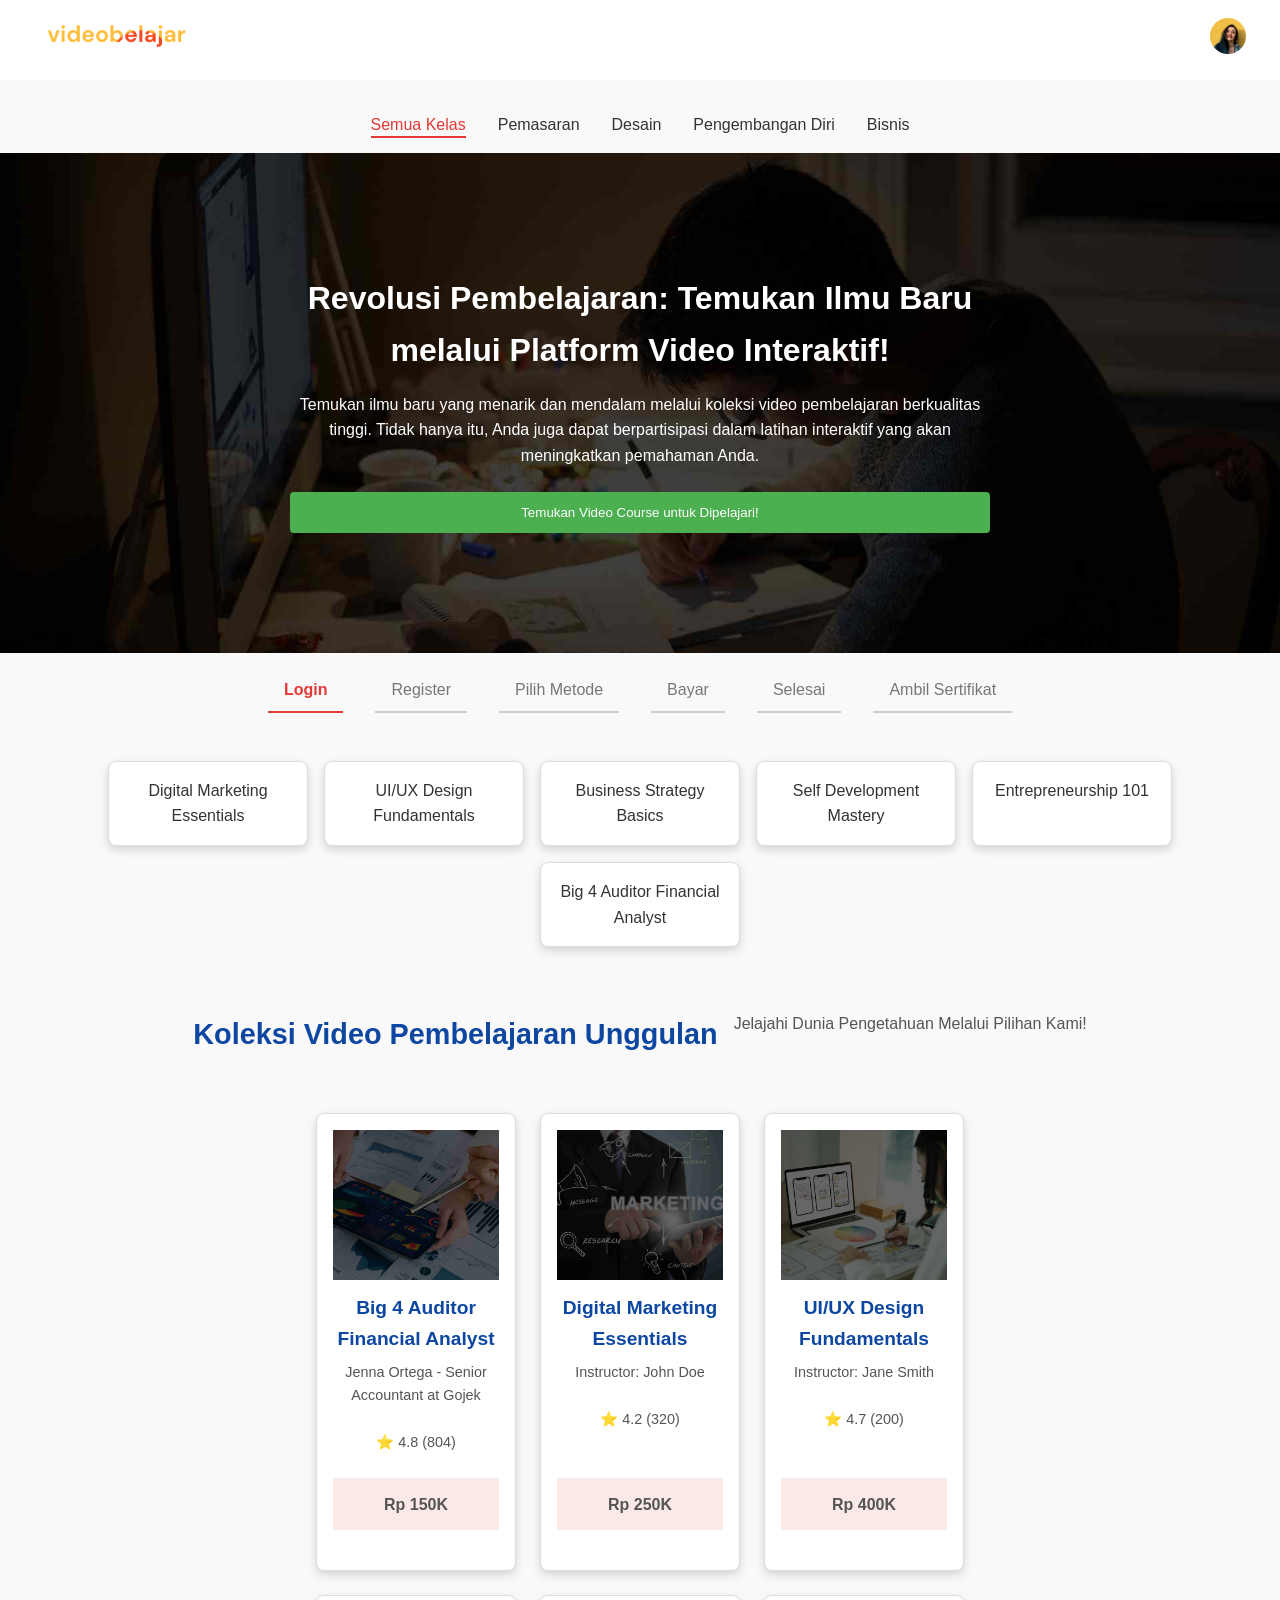
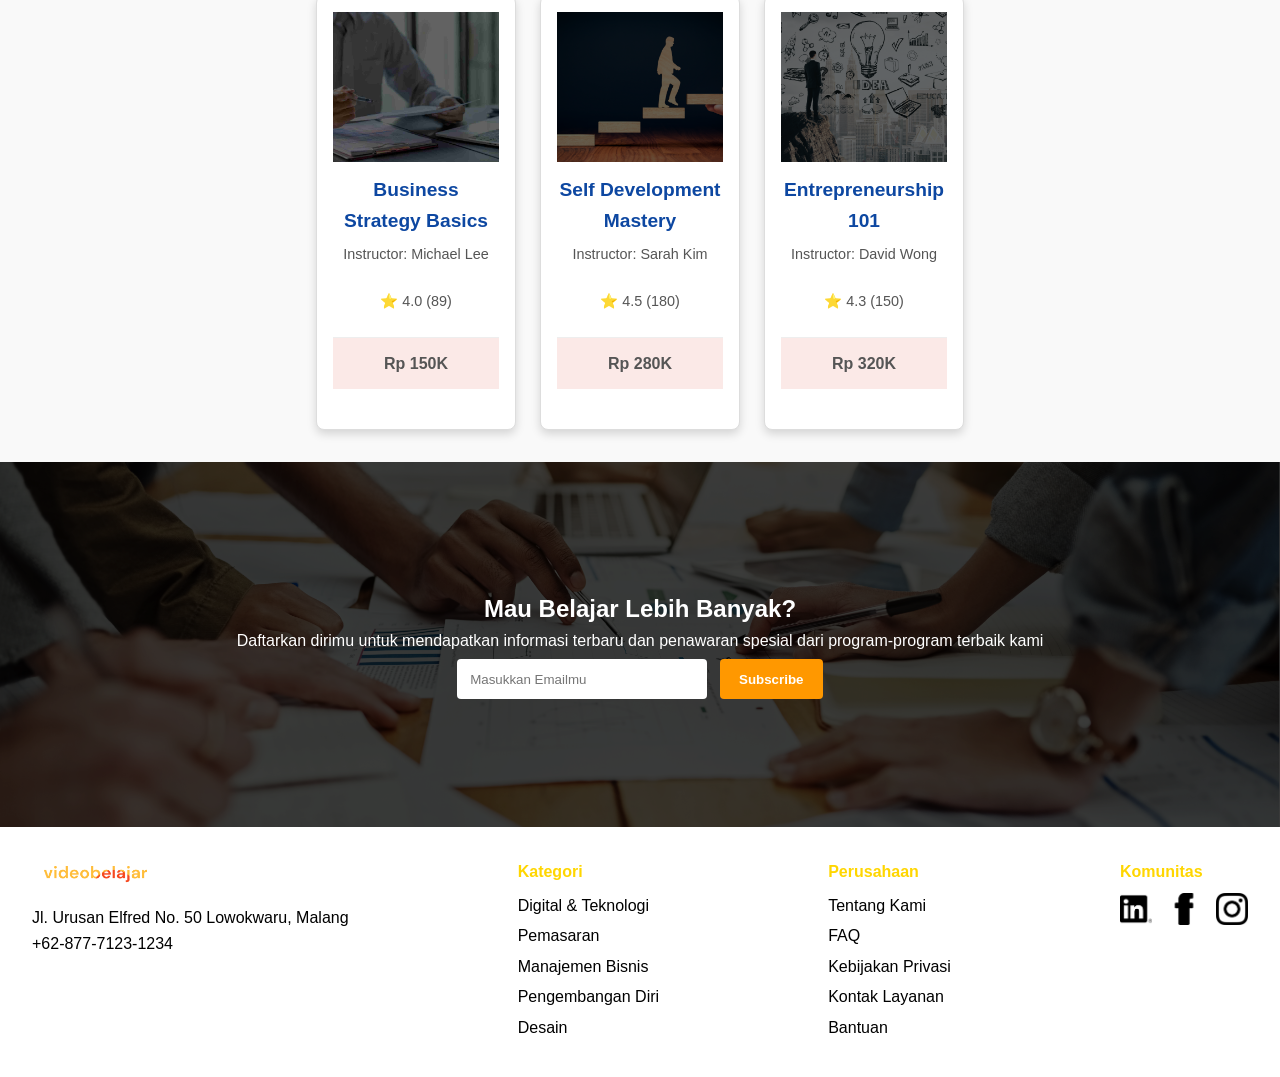
<file: index.html>
<!DOCTYPE html>
<html lang="id">
<head>
  <meta charset="UTF-8">
  <meta name="viewport" content="width=device-width, initial-scale=1.0">
  <title>Videobelajar - Beranda</title>
  <link rel="stylesheet" href="css/style.css">
</head>
<body>
  <!-- Header -->
  <header class="header">
  <!-- Logo -->
  <div class="logo">
    <img src="images/logo.png" alt="Videobelajar Logo">
  </div>

  <!-- Avatar dengan link ke login -->
  <div class="avatar">
    <a href="login.html">
      <img src="images/avatar.png" alt="Profil">
    </a>
  </div>
</header>

<nav class="course-nav">
  <ul>
    <li><a href="#" class="active">Semua Kelas</a></li>
    <li><a href="#">Pemasaran</a></li>
    <li><a href="#">Desain</a></li>
    <li><a href="#">Pengembangan Diri</a></li>
    <li><a href="#">Bisnis</a></li>
  </ul>
</nav>

<!-- Hero Section -->
  <section class="hero">
  <div class="hero-text">
    <h1>Revolusi Pembelajaran: Temukan Ilmu Baru melalui Platform Video Interaktif!</h1>
    <p>Temukan ilmu baru yang menarik dan mendalam melalui koleksi video pembelajaran berkualitas tinggi. 
       Tidak hanya itu, Anda juga dapat berpartisipasi dalam latihan interaktif yang akan meningkatkan pemahaman Anda.</p>
    <button class="btn-primary">Temukan Video Course untuk Dipelajari!</button>
  </div>
</section>

<!-- Progress Steps -->
<div class="progress-steps">
  <ul>
    <li class="active">Login</li>
    <li>Register</li>
    <li>Pilih Metode</li>
    <li>Bayar</li>
    <li>Selesai</li>
    <li>Ambil Sertifikat</li>
  </ul>
</div>

<!-- Course Section -->
<section class="courses">
  <div class="course-card" data-category="pemasaran">Digital Marketing Essentials</div>
  <div class="course-card" data-category="desain">UI/UX Design Fundamentals</div>
  <div class="course-card" data-category="bisnis">Business Strategy Basics</div>
  <div class="course-card" data-category="pengembangan">Self Development Mastery</div>
  <div class="course-card" data-category="bisnis">Entrepreneurship 101</div>
  <div class="course-card" data-category="pemasaran">Big 4 Auditor Financial Analyst</div>
</section>


  <!-- Koleksi Course -->
 <section class="courses">
  <h2>Koleksi Video Pembelajaran Unggulan</h2>
  <p>Jelajahi Dunia Pengetahuan Melalui Pilihan Kami!</p>

  <div class="course-list">
    <!-- Card 1 -->
    <div class="course-card">
      <img src="images/course1.png" alt="Course 1">
      <h3 class="course-title">Big 4 Auditor Financial Analyst</h3>
      <p class="course-desc">Jenna Ortega - Senior Accountant at Gojek</p>
      <p class="course-rating">⭐ 4.8 (804)</p>
      <p class="course-price">Rp 150K</p>
    </div>

    <!-- Card 2 -->
    <div class="course-card">
      <img src="images/course2.png" alt="Course 2">
      <h3 class="course-title">Digital Marketing Essentials</h3>
      <p class="course-desc">Instructor: John Doe</p>
      <p class="course-rating">⭐ 4.2 (320)</p>
      <p class="course-price">Rp 250K</p>
    </div>

    <!-- Card 3 -->
    <div class="course-card">
      <img src="images/course3.png" alt="Course 3">
      <h3 class="course-title">UI/UX Design Fundamentals</h3>
      <p class="course-desc">Instructor: Jane Smith</p>
      <p class="course-rating">⭐ 4.7 (200)</p>
      <p class="course-price">Rp 400K</p>
    </div>

    <!-- Card 4 -->
    <div class="course-card">
      <img src="images/course4.png" alt="Course 4">
      <h3 class="course-title">Business Strategy Basics</h3>
      <p class="course-desc">Instructor: Michael Lee</p>
      <p class="course-rating">⭐ 4.0 (89)</p>
      <p class="course-price">Rp 150K</p>
    </div>

    <!-- Card 5 -->
    <div class="course-card">
      <img src="images/course5.png" alt="Course 5">
      <h3 class="course-title">Self Development Mastery</h3>
      <p class="course-desc">Instructor: Sarah Kim</p>
      <p class="course-rating">⭐ 4.5 (180)</p>
      <p class="course-price">Rp 280K</p>
    </div>

    <!-- Card 6 -->
    <div class="course-card">
      <img src="images/course6.png" alt="Course 6">
      <h3 class="course-title">Entrepreneurship 101</h3>
      <p class="course-desc">Instructor: David Wong</p>
      <p class="course-rating">⭐ 4.3 (150)</p>
      <p class="course-price">Rp 320K</p>
    </div>
  </div>
</section>

  <!-- Newsletter -->
  <section class="newsletter">
    <h2>Mau Belajar Lebih Banyak?</h2>
    <p>Daftarkan dirimu untuk mendapatkan informasi terbaru dan penawaran spesial dari program-program terbaik kami</p>
    <form>
      <input type="email" placeholder="Masukkan Emailmu">
      <button type="submit" class="btn-subscribe">Subscribe</button>
    </form>
  </section>

  <!-- Footer -->
  <footer class="footer">
    <div class="footer-info">
      <img src="images/logo.png" alt="Videobelajar Logo">
      <p>Jl. Urusan Elfred No. 50 Lowokwaru, Malang<br>
         +62-877-7123-1234</p>
    </div>
    <div class="footer-links">
      <h4>Kategori</h4>
      <ul>
        <li>Digital & Teknologi</li>
        <li>Pemasaran</li>
        <li>Manajemen Bisnis</li>
        <li>Pengembangan Diri</li>
        <li>Desain</li>
      </ul>
    </div>
    <div class="footer-company">
      <h4>Perusahaan</h4>
      <ul>
        <li>Tentang Kami</li>
        <li>FAQ</li>
        <li>Kebijakan Privasi</li>
        <li>Kontak Layanan</li>
        <li>Bantuan</li>
      </ul>
    </div>
    <div class="footer-social">
  <h4>Komunitas</h4>
  <ul class="social-links">
    <li>
      <a href="https://www.linkedin.com">
        <img src="images/logolinkedin.png" alt="LinkedIn">
      </a>
    </li>
    <li>
      <a href="https://www.facebook.com">
        <img src="images/logofacebook.png" alt="Facebook">
      </a>
    </li>
    <li>
      <a href="https://www.instagram.com">
        <img src="images/logoinstagram.png" alt="Instagram">
      </a>
    </li>
  </ul>
</div>

  <script src="js/script.js"></script>
  <script>
  // Filter course berdasarkan kategori
  const categoryLinks = document.querySelectorAll(".nav-categories a");
  const courses = document.querySelectorAll(".course-card");

  categoryLinks.forEach(link => {
    link.addEventListener("click", e => {
      e.preventDefault();

      // Hapus active dari semua link
      categoryLinks.forEach(l => l.classList.remove("active"));
      link.classList.add("active");

      const category = link.getAttribute("data-category");

      courses.forEach(course => {
        if (category === "all" || course.getAttribute("data-category") === category) {
          course.style.display = "block";
        } else {
          course.style.display = "none";
        }
      });
    });
  });

  // Progress steps logic (contoh sederhana)
  function setStep(stepIndex) {
    const steps = document.querySelectorAll(".progress-steps li");
    steps.forEach((step, i) => {
      step.classList.toggle("active", i === stepIndex);
    });
  }

  // contoh: setelah login sukses
  // setStep(1); // pindah ke Register
</script>

</body>
</html>
</file>
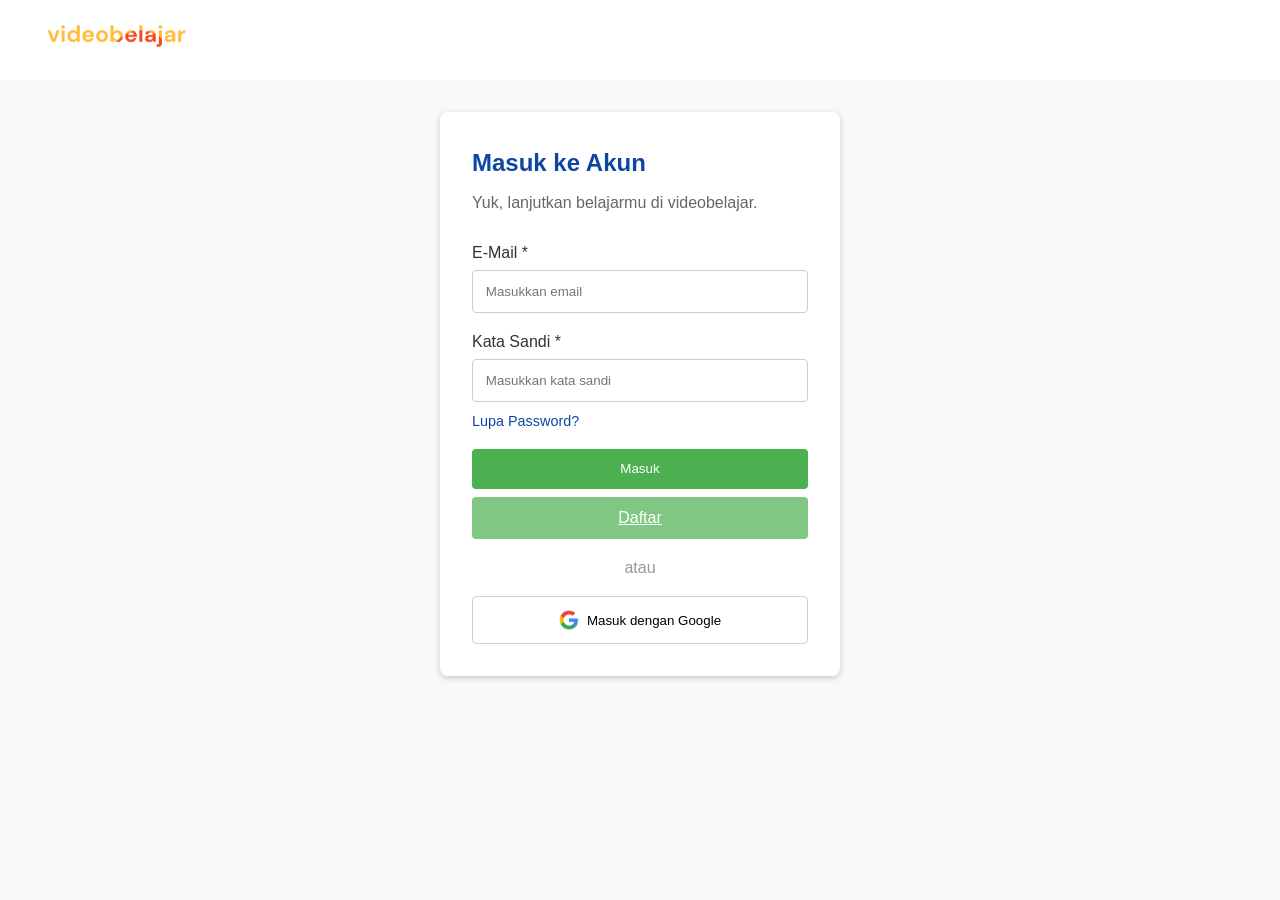
<file: login.html>
<!DOCTYPE html>
<html lang="id">
<head>
  <meta charset="UTF-8">
  <meta name="viewport" content="width=device-width, initial-scale=1.0">
  <title>Login - Videobelajar</title>
  <link rel="stylesheet" href="css/style.css">
</head>
<body>
  <!-- Header -->
  <header class="header">
    <div class="logo">
      <img src="images/logo.png" alt="Videobelajar Logo">
    </div>
  </header>

  <!-- Kontainer Login -->
  <main class="login-container">
    <h2>Masuk ke Akun</h2>
    <p class="subtext">Yuk, lanjutkan belajarmu di videobelajar.</p>

    <form id="loginForm">
      <label for="email">E-Mail *</label>
      <input type="email" id="email" placeholder="Masukkan email" required>

      <label for="password">Kata Sandi *</label>
      <input type="password" id="password" placeholder="Masukkan kata sandi" required>

      <a href="#" class="forgot">Lupa Password?</a>

      <button type="submit" class="btn-primary">Masuk</button>
      <a href="register.html" class="btn-secondary">Daftar</a>

      <div class="divider">atau</div>

      <button type="button" class="btn-google">
        <img src="images/google.png" alt="Google Logo"> Masuk dengan Google
      </button>
    </form>
  </main>

  <script src="js/login.js"></script>
</body>
</html>
</file>
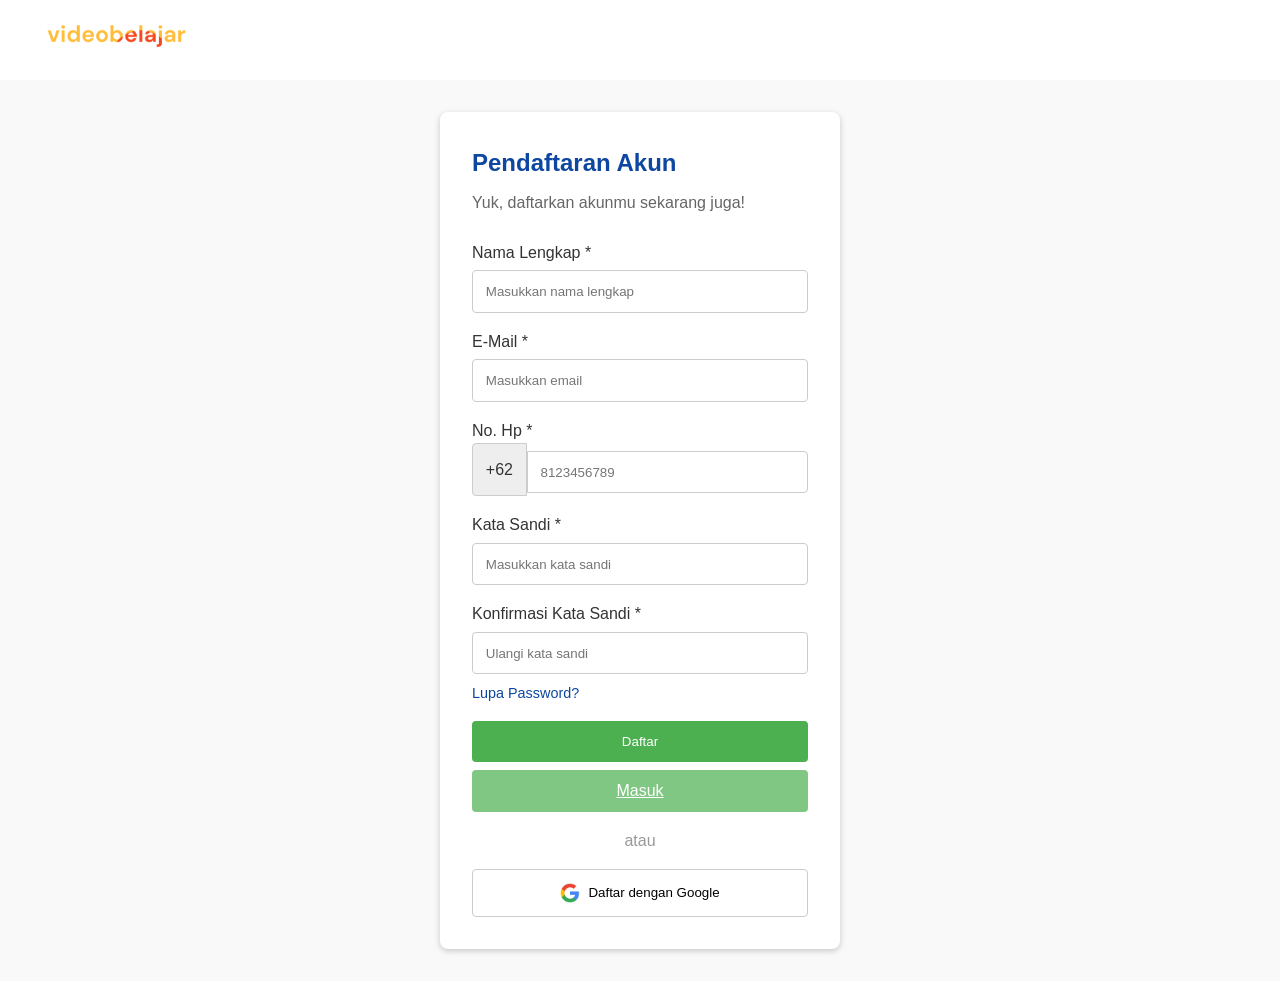
<file: register.html>
<!DOCTYPE html>
<html lang="id">
<head>
  <meta charset="UTF-8">
  <meta name="viewport" content="width=device-width, initial-scale=1.0">
  <title>Register - Videobelajar</title>
  <link rel="stylesheet" href="css/style.css">
</head>
<body>
  <!-- Header -->
  <header class="header">
    <div class="logo">
      <img src="images/logo.png" alt="Videobelajar Logo">
    </div>
  </header>

  <!-- Kontainer Register -->
  <main class="register-container">
    <h2>Pendaftaran Akun</h2>
    <p class="subtext">Yuk, daftarkan akunmu sekarang juga!</p>

    <form id="registerForm">
      <label for="fullname">Nama Lengkap *</label>
      <input type="text" id="fullname" placeholder="Masukkan nama lengkap" required>

      <label for="email">E-Mail *</label>
      <input type="email" id="email" placeholder="Masukkan email" required>

      <label for="phone">No. Hp *</label>
      <div class="phone-field">
        <span class="country-code">+62</span>
        <input type="tel" id="phone" placeholder="8123456789" required>
      </div>

      <label for="password">Kata Sandi *</label>
      <input type="password" id="password" placeholder="Masukkan kata sandi" required>

      <label for="confirm-password">Konfirmasi Kata Sandi *</label>
      <input type="password" id="confirm-password" placeholder="Ulangi kata sandi" required>

      <a href="#" class="forgot">Lupa Password?</a>

      <button type="submit" class="btn-primary">Daftar</button>
      <a href="login.html" class="btn-secondary">Masuk</a>

      <div class="divider">atau</div>

      <button type="button" class="btn-google">
        <img src="images/google.png" alt="Google Logo" class="google-icon">
        Daftar dengan Google
      </button>
    </form>
  </main>

  <script src="js/register.js"></script>
</body>
</html>
</file>
<file: css/style.css>
/* Reset dasar */
* {
  margin: 0;
  padding: 0;
  box-sizing: border-box;
}

body {
  font-family: 'Segoe UI', sans-serif;
  background-color: #f9f9f9;
  color: #333;
  line-height: 1.6;
}

.main-header {
  display: flex;
  justify-content: space-between;
  align-items: center;
  padding: 1rem 2rem;
  background: #fff;
  border-bottom: 1px solid #ddd;
}

.logo img {
  height: 40px;
}

.nav-categories ul {
  list-style: none;
  display: flex;
  gap: 1.5rem;
  margin: 0;
  padding: 0;
}

.nav-categories a {
  text-decoration: none;
  color: #333;
  font-weight: 500;
  position: relative;
}

.nav-categories a.active {
  color: #E53935;
}

.nav-categories a.active::after {
  content: "";
  position: absolute;
  left: 0;
  bottom: -5px;
  width: 100%;
  height: 2px;
  background: #E53935;
}

.avatar img {
  width: 40px;
  height: 40px;
  border-radius: 50%;
  cursor: pointer;
}

/* Progress Steps */
.progress-steps ul {
  list-style: none;
  display: flex;
  justify-content: center;
  gap: 2rem;
  margin: 1rem 0;
  padding: 0;
}

.progress-steps li {
  position: relative;
  padding: 0.5rem 1rem;
  border-bottom: 2px solid #ccc;
  color: #777;
}

.progress-steps li.active {
  border-bottom: 2px solid #E53935;
  color: #E53935;
  font-weight: bold;
}

/* Course Cards */
.courses {
  display: flex;
  flex-wrap: wrap;
  gap: 1rem;
  justify-content: center;
}

.course-card {
  background: #f9f9f9;
  padding: 1rem;
  border: 1px solid #ddd;
  border-radius: 6px;
  width: 200px;
  text-align: center;
}

/* Header */
.header {
  display: flex;
  justify-content: space-between;
  align-items: center;
  background: white;
  padding: 1rem 2rem;
}

.logo img {
  height: 40px;
  width: auto;
  object-fit: contain;
}

.nav a {
  margin: 0 1rem;
  color: white;
  text-decoration: none;
  font-weight: 500;
}

.avatar img {
  height: 40px;
  width: 40px;
  border-radius: 50%;
  border: 2px solid white;
}

.course-nav {
  text-align: center;
  margin: 2rem 0 1rem;
}

.course-nav ul {
  list-style: none;
  display: flex;
  justify-content: center;
  gap: 2rem;
  padding: 0;
  margin: 0;
}

.course-nav a {
  text-decoration: none;
  color: #333;
  font-weight: 500;
  position: relative;
}

.course-nav a.active {
  color: #E53935; /* merah untuk aktif */
}

.course-nav a.active::after {
  content: "";
  position: absolute;
  left: 0;
  bottom: -5px;
  width: 100%;
  height: 2px;
  background: #E53935; /* underline merah */
}

/* Hero Section */
.hero {
  display: flex;
  justify-content: center;   /* rata tengah horizontal */
  align-items: center;       /* rata tengah vertical */
  text-align: center;
  min-height: 500px;

  /* panggil gambar background */
  background: url("../images/belajar.png") no-repeat center center;
  background-size: cover;
  position: relative;
}

.hero::before {
  content: "";
  position: absolute;
  inset: 0;
  background: rgba(0,0,0,0.4); /* overlay gelap transparan */
}

.hero-text {
  position: relative;        /* supaya teks di atas overlay */
  max-width: 700px;
  color: #fff;
}

.hero-text h1 {
  font-size: 2rem;
  margin-bottom: 1rem;
}

.hero-text p {
  margin-bottom: 1.5rem;
  font-size: 1rem;
}

.btn-primary {
  background: #4CAF50;
  color: white;
  border: none;
  padding: 0.8rem 1.2rem;
  border-radius: 4px;
  cursor: pointer;
  font-weight: 500;
}

/* Courses Section */
.courses {
  padding: 2rem;
  text-align: center;
}

.courses h2 {
  font-size: 1.8rem;
  margin-bottom: 0.5rem;
  color: #0D47A1;
}

.courses p {
  margin-bottom: 1.5rem;
  color: #555;
}

.categories {
  display: flex;
  justify-content: center;
  margin-bottom: 2rem;
  flex-wrap: wrap;
}

.categories button {
  margin: 0.3rem;
  padding: 0.5rem 1rem;
  border: none;
  background: #ccc;
  border-radius: 4px;
  cursor: pointer;
  transition: background 0.3s;
}

.categories button:hover {
  background: #bbb;
}

.categories .active {
  background: #4CAF50;
  color: white;
}

.course-list {
  display: grid;
  grid-template-columns: repeat(3, 1fr); /* 3 kolom */
  grid-auto-rows: auto;                  /* tinggi baris otomatis */
  gap: 1.5rem;
  margin-top: 2rem;
  padding: 0 1rem;
}

.course-card {
  background: #fff;
  border-radius: 8px;
  box-shadow: 0 4px 10px rgba(0,0,0,0.15);
  overflow: hidden;
  display: flex;
  flex-direction: column;
  transition: transform 0.3s, box-shadow 0.3s;
}

.course-card:hover {
  transform: translateY(-5px);
  box-shadow: 0 6px 14px rgba(0,0,0,0.2);
}

.course-card img {
  width: 100%;
  height: 150px;
  object-fit: cover; /* gambar proporsional */
}

.course-title {
  font-size: 1.2rem;
  margin: 0.8rem 0 0.4rem;
  color: #0D47A1;
  font-weight: 600;
}

.course-desc {
  font-size: 0.9rem;
  color: #555;
  margin-bottom: 0.5rem;
}

.course-rating {
  font-size: 0.9rem;
  color: #FFC107; /* warna emas untuk bintang */
  margin-bottom: 0.5rem;
}

.course-price {
  font-weight: bold;
  color: #FF5722;
  margin-top: auto; /* dorong ke bawah */
  padding: 0.8rem;
  background: #fbe9e7;
  border-top: 1px solid #eee;
}

/* Newsletter */
.newsletter {
  background: url("../images/newsletter.png") no-repeat center center;
  background-size: cover;       /* gambar memenuhi area */
  padding: 8rem 3rem;
  text-align: center;
  color: #fff;                  /* teks putih agar kontras */
  position: relative;
}

.newsletter::before {
  content: "";
  position: absolute;
  inset: 0;
  background: rgba(0,0,0,0.4);  /* overlay gelap transparan */
}

.newsletter h2,
.newsletter p,
.newsletter form {
  position: relative;           /* supaya teks di atas overlay */
  z-index: 1;
}

.newsletter input {
  padding: 0.8rem;
  border: none;
  border-radius: 4px;
  width: 250px;
  margin-right: 0.5rem;
}

.newsletter button {
  padding: 0.8rem 1.2rem;
  border: none;
  border-radius: 4px;
  background: #FF9800;
  color: #fff;
  cursor: pointer;
  font-weight: bold;
}

.btn-subscribe {
  background: #FF9800;
  color: white;
  border: none;
  padding: 0.8rem 1.2rem;
  border-radius: 4px;
  cursor: pointer;
  font-weight: 500;
}

/* Footer */
.footer {
  background: #ffffff;
  color: rgb(0, 0, 0);
  padding: 2rem;
  display: flex;
  justify-content: space-between;
  flex-wrap: wrap;
}

.footer-info img {
  height: 30px;
  width: auto;
  margin-bottom: 0.5rem;
}

.footer h4 {
  margin-bottom: 0.5rem;
  color: #FFD600;
}

.footer ul {
  list-style: none;
}

.footer ul li {
  margin-bottom: 0.3rem;
}

.footer a {
  color: #FFD600;
  text-decoration: none;
}

.footer-social .social-links {
  list-style: none;
  display: flex;
  gap: 1rem;
  justify-content: center;
  padding: 0;
  margin-top: 0.5rem;
}

.footer-social .social-links img {
  width: 32px;
  height: 32px;
  object-fit: contain;
  transition: transform 0.3s;
}

.footer-social .social-links img:hover {
  transform: scale(1.1);
}

/* Login & Register Form */
.login-container, .register-container {
  max-width: 400px;
  margin: 2rem auto;
  padding: 2rem;
  background: #fff;
  border-radius: 8px;
  box-shadow: 0 2px 6px rgba(0,0,0,0.2);
}

.login-container h2, .register-container h2 {
  margin-bottom: 0.5rem;
  color: #0D47A1;
}

.subtext {
  color: #666;
  margin-bottom: 1.5rem;
}

form label {
  display: block;
  margin-top: 1rem;
  font-weight: 500;
}

form input {
  width: 100%;
  padding: 0.8rem;
  margin-top: 0.3rem;
  border: 1px solid #ccc;
  border-radius: 4px;
}

.forgot {
  display: block;
  margin: 0.5rem 0;
  font-size: 0.9rem;
  color: #0D47A1;
  text-decoration: none;
}

/* Tombol Daftar */
.btn-primary {
  background-color: #4CAF50; /* hijau */
  color: white;
  border: none;
  padding: 0.8rem;          /* tinggi tombol */
  margin-top: 1rem;
  width: 100%;              /* penuh */
  border-radius: 4px;
  cursor: pointer;
  display: block;
  text-align: center;
  font-weight: 500;
  box-sizing: border-box;   /* pastikan padding tidak bikin beda ukuran */
}

/* Tombol Masuk */
.btn-secondary {
  background-color: #81C784; /* hijau muda */
  color: white;
  border: none;
  padding: 0.5rem;          /* samakan dengan btn-primary */
  margin-top: 0.5rem;
  width: 100%;              /* penuh */
  border-radius: 4px;
  cursor: pointer;
  display: block;
  text-align: center;
  font-weight: 500;
  box-sizing: border-box;   /* pastikan padding tidak bikin beda ukuran */
}

.divider {
  text-align: center;
  margin: 1rem 0;
  color: #999;
}

.btn-google {
  background-color: white;
  border: 1px solid #ccc;
  padding: 0.8rem;
  width: 100%;
  border-radius: 4px;
  cursor: pointer;
  display: flex;
  align-items: center;
  justify-content: center;
  font-weight: 500;
}

.btn-google img {
  height: 20px;
  width: auto;
  margin-right: 8px;
}

.register-container {
  max-width: 400px;
  margin: 2rem auto;
  padding: 2rem;
  background: #fff;
  border-radius: 8px;
  box-shadow: 0 2px 6px rgba(0,0,0,0.2);
}

.phone-field {
  display: flex;
  align-items: center;
}

.country-code {
  background: #eee;
  padding: 0.8rem;
  border: 1px solid #ccc;
  border-radius: 4px 0 0 4px;
}

.phone-field input {
  flex: 1;
  padding: 0.8rem;
  border: 1px solid #ccc;
  border-radius: 0 4px 4px 0;
}
</file>
